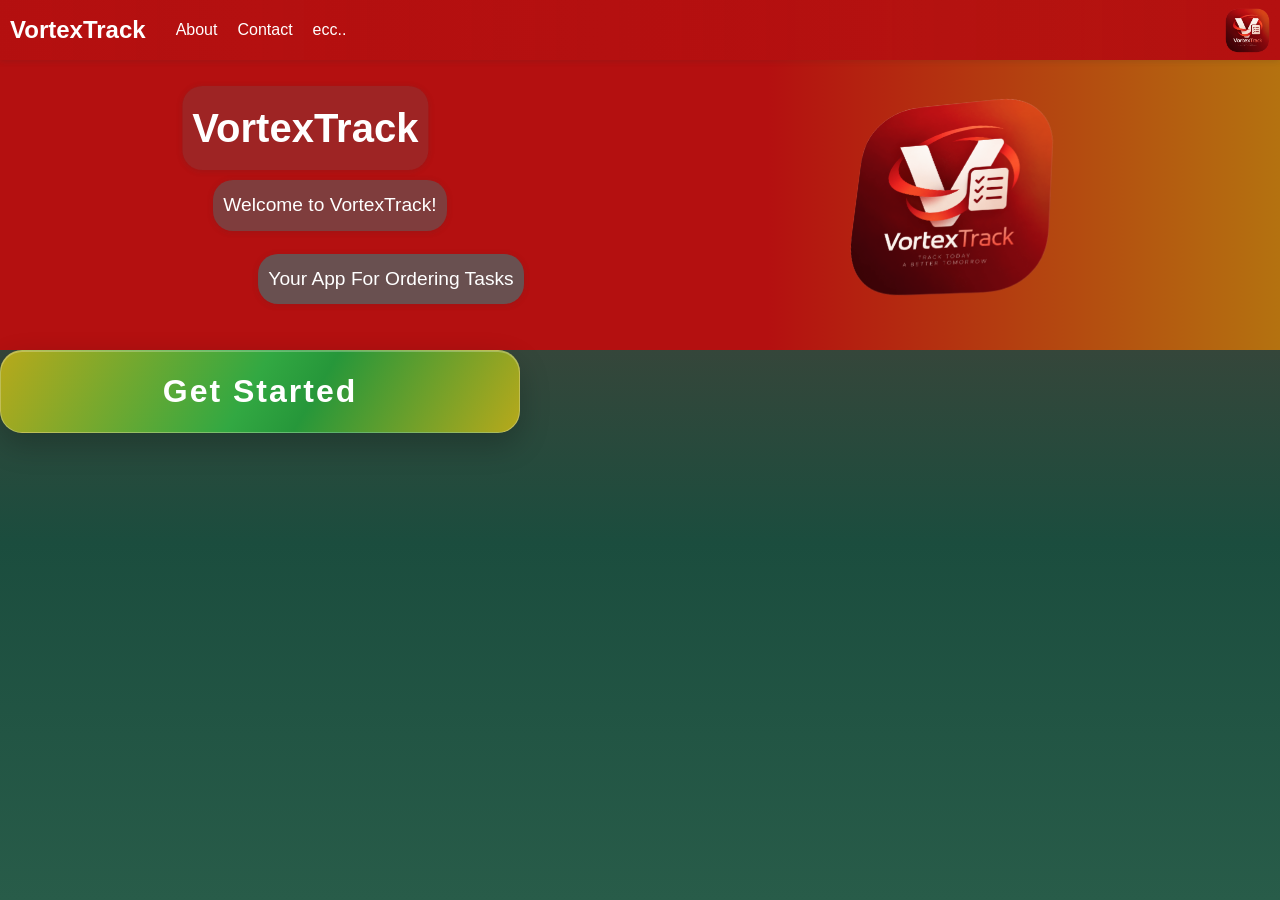
<file: VortexTrack-main/index.html>
<!DOCTYPE html>

<html lang="en">
    <head>
        <meta charset="UTF-8">
        <meta name="viewport" content="width=device-width, initial-scale=1.0">

        <title>VortexTrack</title>

        <link rel="stylesheet" href="VxTk.css">

        <link rel="icon" type="image/x-icon" href="logo.png">
    </head>
    <body>
        <nav>
            <div>
                <h2>VortexTrack</h2>
                <ul>
                    <li><a href="about.html">About</a></li>
                    <li><a href="contact.html">Contact</a></li>
                    <li><a href="ecc.html">ecc..</a></li>
                </ul>
            </div>
            <div>
                <a href="index.html" class="nav-logo">
                    <img src="logo.png" alt="VortexTrack Logo">
                </a>
            </div>          
        </nav>
        <header>
            <div>
                <h1>VortexTrack</h1>
                <p>Welcome to VortexTrack!</p>
                <span>Your App For Ordering Tasks</span>
            </div>
            <div>
                <img src="logo.png" alt="VortexTrack Logo">
            </div>
        </header>


        <div id="pre-account">
            <button id="start" onclick="window.location.href='../account/account.html';">Get Started</button>
        </div>
        <div id="is-account" style="display: none;">
            <div id="top">
                <div class="progress-wrap"
                    style="--progress-bar: 50%; --start:'0%'; --end:'100%'; --current: '1%';">
                    
                    <div id="progress-bar">
                        <div class="progress"></div>
                    </div>
                </div>
            </div>

            <div id="center">
                <div id="habit-input">
                    <div>
                        <input type="text" id="new-habit-input" placeholder="Enter Your New Habit">
                        <button id="add-btn">Add Habit</button>
                    </div>
                    <div>
                        <h2>All Habbit..</h2>
                        <div id="list-all-habit">

                        </div>
                    </div>
                </div>
            </div>
        </div>



        <script src="VxTk.js"></script>
    </body>
</html>
</file>
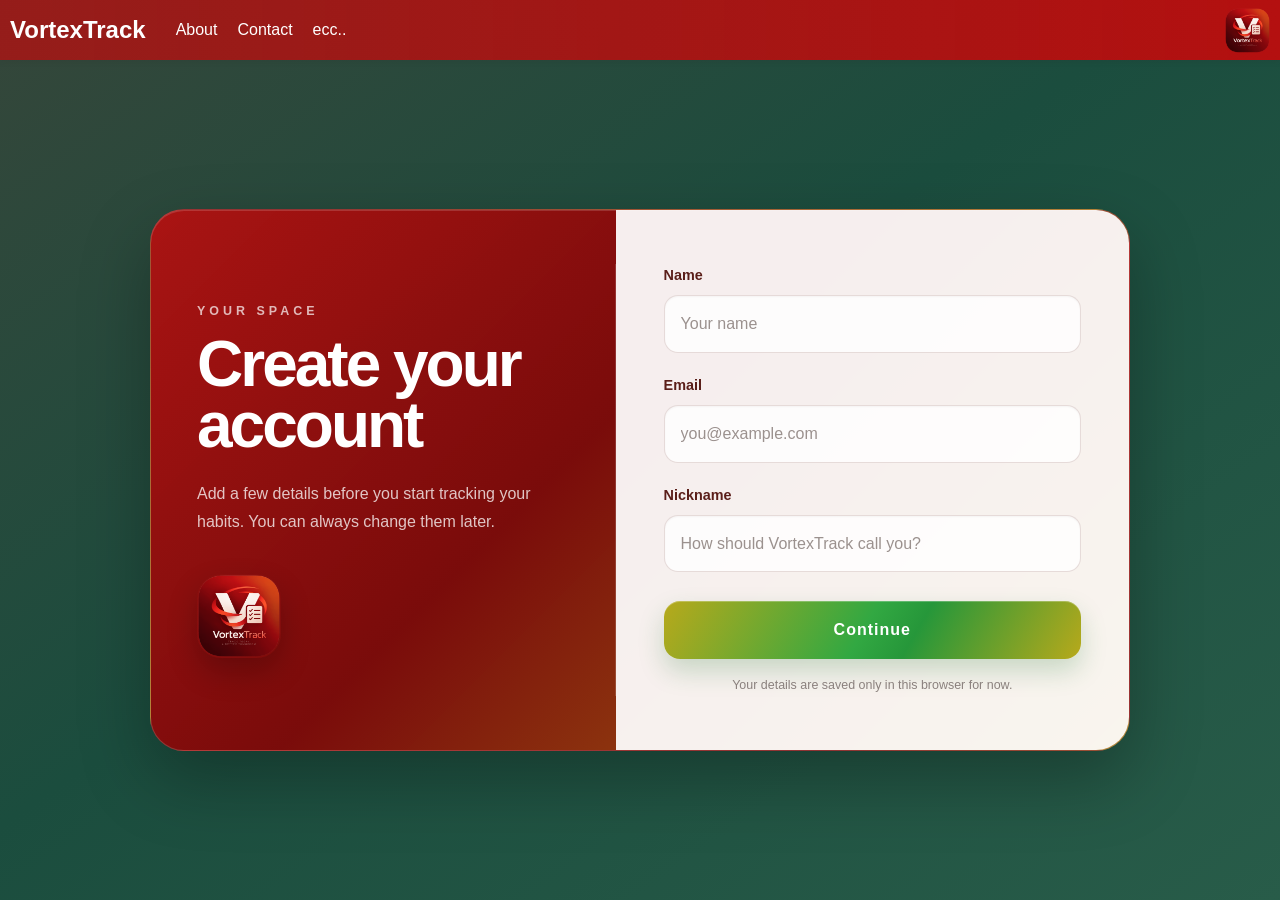
<file: account/account.html>
<!DOCTYPE html>
<html lang="en">
<head>
    <meta charset="UTF-8">
    <meta name="viewport" content="width=device-width, initial-scale=1.0">

    <title>Create Account - VortexTrack</title>
    <!-- Stepping out of 'account' folder, then into 'VortexTrack-main' for logo -->
    <link rel="icon" type="image/x-icon" href="../VortexTrack-main/logo.png">

    <style>
        * {
            box-sizing: border-box;
            padding: 0;
            margin: 0;
        }

        html, body {
            min-height: 100%;
        }

        body {
            font-family: Arial, Helvetica, sans-serif;
            background:
                    linear-gradient(
                            145deg,
                            #35463a 0%,
                            #1b4d3e 46%,
                            #285c49 100%
                    );
            color: #333;
            line-height: 1.6;
        }

        input,
        button {
            border: none;
            outline: none;
            font: inherit;
        }

        nav {
            position: fixed;
            top: 0;
            left: 0;
            z-index: 1000;

            width: 100%;
            height: 60px;
            padding: 10px;

            display: flex;
            justify-content: space-between;
            align-items: center;

            background: linear-gradient(to right, #b41010c2, #b41010);
            color: white;

            box-shadow: 0 1px 6px rgba(48, 48, 48, 0.171);
        }

        nav > div:first-child {
            display: flex;
            align-items: center;
            gap: 30px;
        }

        nav ul {
            display: flex;
            align-items: center;
            gap: 20px;
            list-style: none;
        }

        nav ul a {
            color: white;
            text-decoration: none;
        }

        nav ul a:hover {
            opacity: .78;
        }

        nav > div:last-child {
            display: flex;
            align-items: center;
            justify-content: flex-end;
        }

        .nav-logo {
            display: flex;
            align-items: center;
        }

        .nav-logo img {
            height: 45px;
            width: auto;
            display: block;
        }

        .account-shell {
            min-height: 100vh;
            padding: 110px 24px 50px;

            display: flex;
            align-items: center;
            justify-content: center;
        }

        .account-card {
            width: min(980px, 100%);

            display: grid;
            grid-template-columns: 0.95fr 1.05fr;

            overflow: hidden;

            border: 1px solid rgba(255, 255, 255, 0.16);
            border-radius: 34px;

            background:
                    linear-gradient(
                            135deg,
                            rgba(180, 16, 16, 0.93),
                            rgba(126, 9, 9, 0.96) 44%,
                            rgba(180, 114, 16, 0.92)
                    );

            box-shadow:
                    0 28px 70px rgba(0, 0, 0, 0.28),
                    inset 0 1px 0 rgba(255, 255, 255, 0.15);
        }

        .account-copy {
            min-height: 540px;
            padding: 52px 46px;

            color: white;

            display: flex;
            flex-direction: column;
            justify-content: center;

            position: relative;
        }

        .account-copy::after {
            content: "";
            position: absolute;

            right: 0;
            top: 10%;
            bottom: 10%;

            width: 1px;
            background: rgba(255, 255, 255, 0.16);
        }

        .account-kicker {
            margin-bottom: 12px;

            font-size: 0.78rem;
            font-weight: 700;
            letter-spacing: 4px;

            opacity: 0.7;
        }

        .account-copy h1 {
            max-width: 420px;

            font-size: clamp(2.5rem, 5vw, 4.6rem);
            line-height: 0.95;
            letter-spacing: -3px;

            margin-bottom: 24px;
        }

        .account-copy p {
            max-width: 390px;

            font-size: 1rem;
            line-height: 1.75;

            color: rgba(255, 255, 255, 0.76);
        }

        .account-logo-wrap {
            margin-top: 38px;

            width: 84px;
            height: 84px;

            border-radius: 24px;
            overflow: hidden;

            box-shadow: 0 14px 30px rgba(0, 0, 0, 0.22);
        }

        .account-logo-wrap img {
            width: 100%;
            height: 100%;
            object-fit: cover;
            display: block;
        }

        .account-form {
            padding: 54px 48px;

            display: flex;
            flex-direction: column;
            justify-content: center;
            gap: 21px;

            background: rgba(255, 255, 255, 0.93);
        }

        .form-field {
            display: flex;
            flex-direction: column;
            gap: 8px;
        }

        .form-field label {
            font-size: 0.9rem;
            font-weight: 700;
            color: #5a1e19;
        }

        .form-field input {
            width: 100%;
            padding: 15px 16px;

            border: 1px solid rgba(97, 28, 22, 0.15);
            border-radius: 14px;

            background: rgba(255, 255, 255, 0.8);
            color: #2c2c2c;

            font-size: 1rem;

            box-shadow: inset 0 1px 2px rgba(0, 0, 0, 0.04);

            transition:
                    border-color .2s ease,
                    box-shadow .2s ease,
                    transform .2s ease;
        }

        .form-field input:focus {
            border-color: #b41010;

            box-shadow:
                    0 0 0 4px rgba(180, 16, 16, 0.08),
                    inset 0 1px 2px rgba(0, 0, 0, 0.04);

            transform: translateY(-1px);
        }

        .form-field input::placeholder {
            color: #9b918e;
        }

        .account-submit {
            margin-top: 8px;

            width: 100%;
            padding: 16px 20px;

            border-radius: 16px;

            background:
                    linear-gradient(
                            120deg,
                            #b7a91b,
                            #32a842 48%,
                            #26973a 60%,
                            #b7a91b
                    );

            color: white;

            font-size: 1rem;
            font-weight: 800;
            letter-spacing: 1px;

            cursor: pointer;

            box-shadow:
                    0 12px 26px rgba(34, 120, 52, 0.22),
                    inset 0 1px 0 rgba(255, 255, 255, 0.25);

            transition:
                    transform .2s ease,
                    filter .2s ease,
                    box-shadow .2s ease;
        }

        .account-submit:hover {
            transform: translateY(-2px);
            filter: brightness(1.05);

            box-shadow:
                    0 16px 32px rgba(34, 120, 52, 0.28),
                    inset 0 1px 0 rgba(255, 255, 255, 0.3);
        }

        .account-submit:active {
            transform: translateY(0);
        }

        .account-note {
            margin-top: -4px;
            text-align: center;
            color: #8a807d;
            font-size: 0.78rem;
        }

        @media (max-width: 780px) {
            nav ul {
                display: none;
            }

            .account-shell {
                padding: 90px 14px 30px;
            }

            .account-card {
                grid-template-columns: 1fr;
                border-radius: 25px;
            }

            .account-copy {
                min-height: auto;
                padding: 38px 30px 32px;
            }

            .account-copy::after {
                display: none;
            }

            .account-copy h1 {
                letter-spacing: -2px;
            }

            .account-logo-wrap {
                margin-top: 28px;
            }

            .account-form {
                padding: 34px 26px 38px;
            }
        }
    </style>
</head>

<body>

<nav>
    <div>
        <h2>VortexTrack</h2>
        <ul>
            <li><a href="../VortexTrack-main/index.html">About</a></li>
            <li><a href="../VortexTrack-main/index.html">Contact</a></li>
            <li><a href="../VortexTrack-main/index.html">ecc..</a></li>
        </ul>
    </div>

    <div>
        <!-- Path to index.html in sibling folder -->
        <a href="../VortexTrack-main/index.html" class="nav-logo">
            <img src="../VortexTrack-main/logo.png" alt="VortexTrack Logo">
        </a>
    </div>
</nav>

<main class="account-shell">
    <section class="account-card">

        <div class="account-copy">
            <span class="account-kicker">YOUR SPACE</span>

            <h1>Create your account</h1>

            <p>
                Add a few details before you start tracking your habits.
                You can always change them later.
            </p>

            <div class="account-logo-wrap">
                <!-- Path to logo in sibling folder -->
                <img src="../VortexTrack-main/logo.png" alt="VortexTrack Logo">
            </div>
        </div>

        <form id="account-form" class="account-form">

            <div class="form-field">
                <label for="name">Name</label>

                <input
                        type="text"
                        id="name"
                        name="name"
                        placeholder="Your name"
                        autocomplete="name"
                        required
                >
            </div>

            <div class="form-field">
                <label for="email">Email</label>

                <input
                        type="email"
                        id="email"
                        name="email"
                        placeholder="you@example.com"
                        autocomplete="email"
                        required
                >
            </div>

            <div class="form-field">
                <label for="nickname">Nickname</label>

                <input
                        type="text"
                        id="nickname"
                        name="nickname"
                        placeholder="How should VortexTrack call you?"
                        autocomplete="nickname"
                        required
                >
            </div>

            <button type="submit" class="account-submit">
                Continue
            </button>

            <p class="account-note">
                Your details are saved only in this browser for now.
            </p>
        </form>

    </section>
</main>

<script>
    document.addEventListener("DOMContentLoaded", () => {
        const accountForm = document.querySelector("#account-form");

        accountForm.addEventListener("submit", function (event) {
            event.preventDefault();

            const name = document.querySelector("#name").value.trim();
            const email = document.querySelector("#email").value.trim().toLowerCase();
            const nickname = document.querySelector("#nickname").value.trim();

            if (!name || !email || !nickname) {
                alert("Please fill in all fields.");
                return;
            }

            let users = JSON.parse(localStorage.getItem("vortextrack_users")) || [];
            let existingUser = users.find(u => u.email === email);

            const activeDisplayName = nickname || name;

            if (existingUser) {
                alert(`Welcome back, ${existingUser.nickname || existingUser.name}! Directing to your habits...`);
                localStorage.setItem("currentUser", JSON.stringify(existingUser));
            } else {
                const newUser = {
                    name: name,
                    email: email,
                    nickname: nickname,
                    createdAt: new Date().toISOString()
                };

                users.push(newUser);
                localStorage.setItem("vortextrack_users", JSON.stringify(users));
                localStorage.setItem("currentUser", JSON.stringify(newUser));

                alert("Account created successfully!");
            }

            // Sync key for VxTk.js checkAccountExists()
            localStorage.setItem("vortextrack_username", activeDisplayName);

            // Redirect: Up out of 'account' folder, then down into 'VortexTrack-main/index.html'
            window.location.href = "../VortexTrack-main/index.html";
        });
    });
</script>

</body>
</html>
</file>
<file: VortexTrack-main/VxTk.css>
* {
    box-sizing: border-box;
    padding: 0;
    margin: 0;
}
body {
    font-family: Arial, Helvetica, sans-serif;
    background-color: #f4f4f4;
    color: #333;
    line-height: 1.6;

    width: 100%;
    min-height: 100vh;
}
html, body {
    height: 100%;
}
input {
  border: none; 

  outline: none; 
}
button {
  border: none; 

  outline: none; 
}




nav {
    background: linear-gradient(to right, #b41010c2, #b41010);
    color: #fff;
    padding: 10px;

    position: fixed;
    top: 0;
    left: 0;

    width: 100%;
    height: 60px;

    box-shadow: 0px 1px 6px rgba(48, 48, 48, 0.171);

    z-index: 1000;
}
nav {
    display: flex;
    justify-content: space-between;
    align-items: center;
}
nav > div:first-child {
    display: flex;
    align-items: center;
    gap: 30px;
}
nav ul {
    display: flex;
    align-items: center;
    gap: 20px;
    list-style: none;
}
nav ul a {
    color: white;
    text-decoration: none;
}

nav > div:last-child {
    display: flex;
    align-items: center;
    justify-content: flex-end;
}

.nav-logo {
    display: flex;
    align-items: center;
}
.nav-logo img {
    height: 45px;
    width: auto;
    display: block;
}


header {
    background: linear-gradient(to right, #b41010 60%, #b47210);

    color: #ffffff;
    padding: 20px;

    width: 100%;
    height: 350px;

    padding-top: 60px;

    display: flex;
    flex-direction: row;
}
header h1 {
    font-size: 2.5rem;
    margin-bottom: 10px;

    transform: translateX(-10%);

    background: rgba(92, 92, 92, 0.26);
    padding: 10px;
    border-radius: 20px;

    box-shadow: 0px 1px 6px rgba(48, 48, 48, 0.171);
}
header div {
    font-size: 1.2rem;
    width: 50%;
    height: 100%;
}

header div:first-of-type {
    display: flex;
    flex-direction: column;
    justify-content: center;
    align-items: center;
}
header div:first-of-type p {
    background: rgba(92, 92, 92, 0.600);
    padding: 10px;
    border-radius: 20px;

    box-shadow: 0px 1px 6px rgba(48, 48, 48, 0.171);
}
header div:first-of-type span {
    background: rgb(92, 92, 92, 0.850);
    padding: 10px;
    border-radius: 20px;

    transform: translateX(23%);
    margin-top: 23px;

    box-shadow: 0px 1px 6px rgba(48, 48, 48, 0.171);
}

header div:last-of-type {
    display: flex;
    justify-content: center;
    align-items: center;

    perspective: 1000px;
}
header div:last-of-type img {
    height: 80%;
    width: auto;
    transform: rotateX(25deg) rotateY(-20deg) rotateZ(5deg);
}



#pre-account {
    width: 100%;
    height: calc(100% - 350px);
    min-height: 330px;

    display: flex;
    justify-content: center;
    align-items: center;

    background: linear-gradient(
        to bottom,
        #35463a,
        #1b4d3e 35%,
        #285c49
    );
}
button#start {
    width: min(72%, 520px);

    padding: 22px 45px;

    border: 1px solid rgba(255,255,255,0.25);
    border-radius: 22px;

    background: linear-gradient(
        120deg,
        #b7a91b,
        #32a842 48%,
        #26973a 60%,
        #b7a91b
    );

    color: white;

    font-size: 2rem;
    font-weight: 700;
    letter-spacing: 2px;

    cursor: pointer;

    box-shadow:
        0 12px 30px rgba(0,0,0,0.22),
        inset 0 1px 0 rgba(255,255,255,0.25);

    transition:
        transform .25s ease,
        box-shadow .25s ease,
        filter .25s ease;
}
button#start:hover {
    transform: translateY(-4px) scale(1.015);
    filter: brightness(1.06);

    box-shadow:
        0 18px 38px rgba(0,0,0,0.28),
        inset 0 1px 0 rgba(255,255,255,0.3);
}
button#start:active {
    transform: translateY(-1px) scale(.99);
}



#is-account {


    width: 100%;
    min-height: 100vh;

    background: whitesmoke;
}


.progress-wrap {
    width: 80%;
    margin: 20px auto;

    display: flex;
    align-items: center;
    gap: 10px;
}
.progress-wrap::before {
    content: var(--start);
}
.progress-wrap::after {
    content: var(--end);
}
#progress-bar {
    flex: 1;
    background: #D3D3D3;
    height: 20px;

    overflow: hidden;
    border-radius: 10px;

    position: relative;
}
#progress-bar .progress {
    width: var(--progress-bar);
    background: linear-gradient(to right, #b41010, #b410107c);
    height: 100%;

    transition: width 0.3s ease-in-out;
}
#progress-bar .progress:hover {
    box-shadow: inset 0px 0px 27px #3eb410c4;
}
.progress-wrap {
    --color: #000;
}
.progress-wrap:has(.progress:hover) {
    --color: #3eb410;
}
#progress-bar::after {
    content: var(--current);
    position: absolute;

    left: var(--progress-bar);
    margin-left: 8px;

    top: 50%;
    transform: translateY(-50%);

    color: var(--color);
}
.progress-wrap::before,
.progress-wrap::after {
    color: var(--color);
}





#center {
    min-height: 100vh;
    width: 80%;
    margin: 0 auto;

    display: flex;
    flex-direction: column;
    align-items: center;
    padding: 15px;
}


#habit-input {
    width: 95%;
    height: 250px;

    display: flex;
    flex-direction: row;
    /* justify-content: center; */
    /* align-items: center; */

    gap: 0px;

    background: linear-gradient(135deg, #b41010 0%, #afafaf38 23%, #afafaf38 75%, #b47210 98%);

    margin-top: 25px;
    padding: 15px;
    border-radius: 35px;
}
#habit-input div {
    width: 50%;
    height: 100%;

    display: flex;
    flex-direction: column;
    justify-content: center;
    align-items: center;

    gap: 10px;
}
#habit-input div:first-of-type {
    align-items: flex-start;

    padding-left: clamp(10px, 20%, 65px);
}

#new-habit-input {
    width: clamp(100px, 80%, 1000px);
    padding: 10px 15px;

    font-size: 1.2rem;

    border-radius: 15px;

    background:
        linear-gradient(to right, white, transparent)
        left / 0% 100% no-repeat;

    transition:
        background-size 0.7s ease,
        color .5s ease;
}
#new-habit-input:focus {
    background-size: 100% 100%;
}
#new-habit-input:not(:focus)::placeholder {
    color: white;
    opacity: 1;
}

#add-btn {
    width: clamp(50px, 40%, 500px);
    padding: 10px 15px;

    font-size: 1.2rem;

    border-radius: 15px;

    background: linear-gradient(to left, rgb(210, 243, 148), transparent);
}
#add-btn:active {
    box-shadow: 0px 0px 10px #b47210, inset 0px 0px 3px #b47210;
}
</file>
